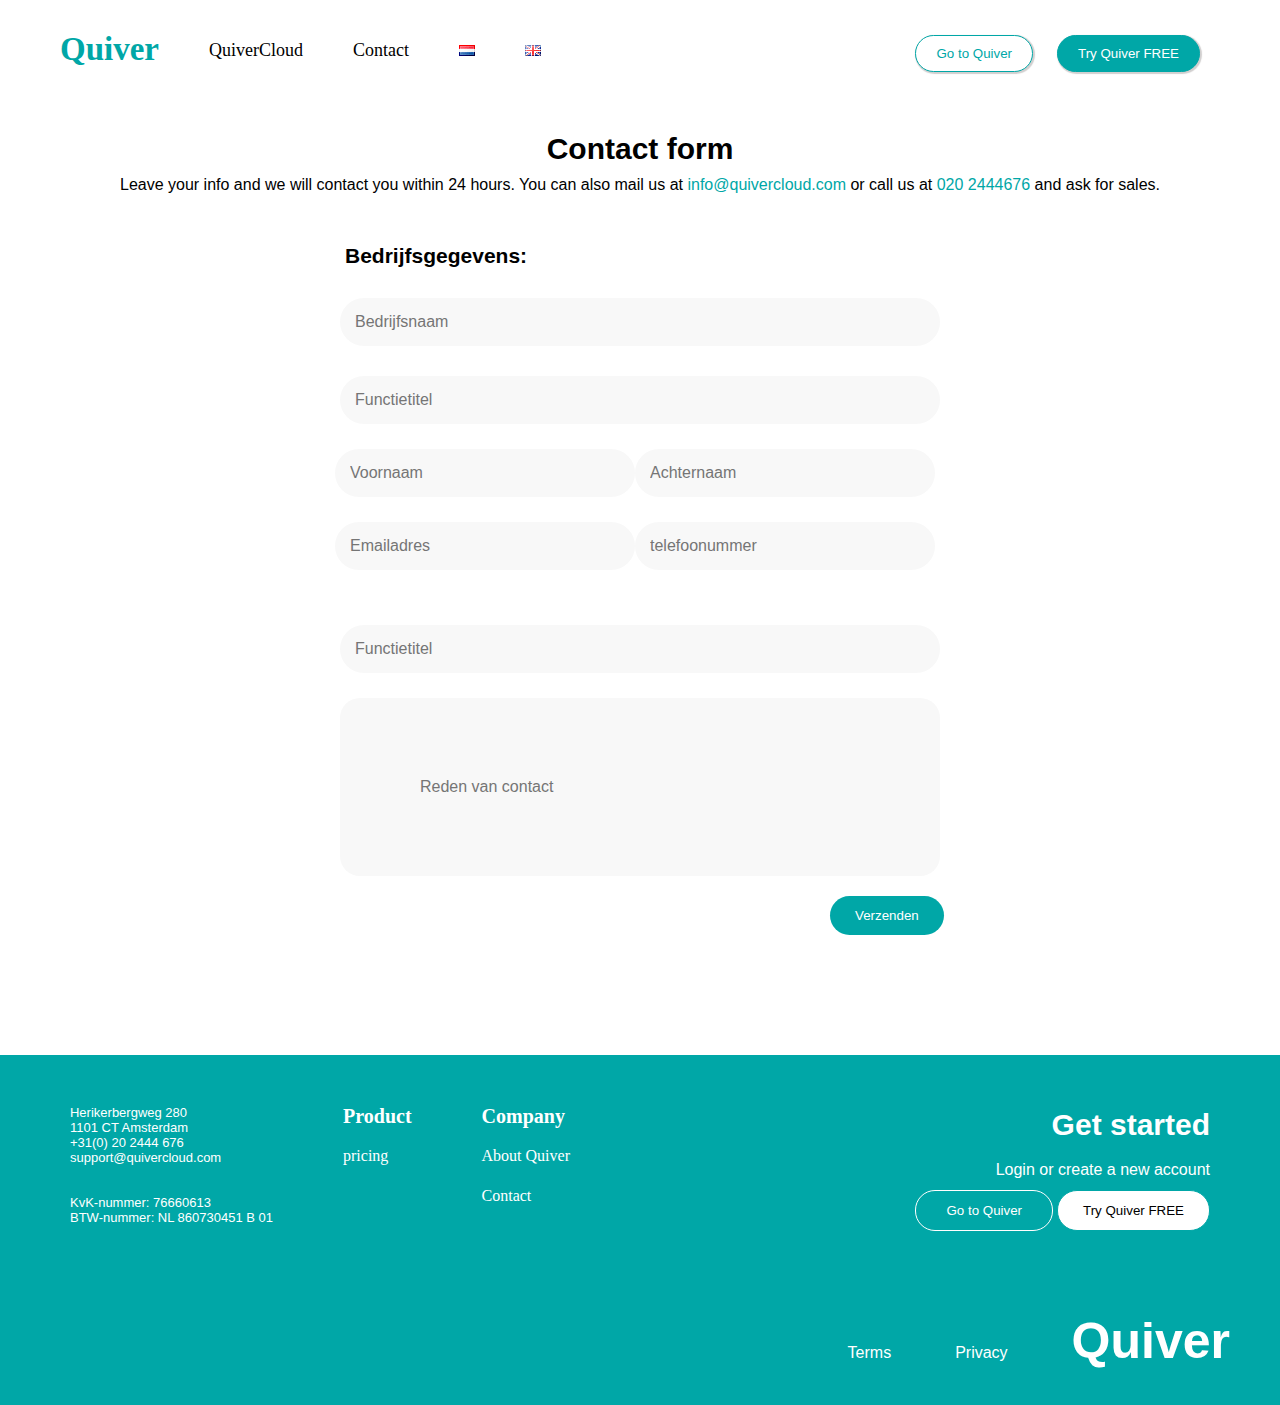
<file: contact.html>
<!DOCTYPE html>
<html lang="en">
<head>
  <title>Document</title>
  <link rel="stylesheet" href="./index.css">
</head>
<body>
  <nav>
    <div class="nav-div1">
      <h1>Quiver</h1>
      <a href="">QuiverCloud</a>
      <a href="">Contact</a>
      <a href=""><img src="./france.png" alt=""></a>
      <a href=""><img src="./England.png" alt=""></a>
    </div>
    <div class="nav-div2">
      <a href="./GotoQuiver.html"><button class="btn1">Go to Quiver</button></a>
      <a href=""><button class="btn2">Try Quiver FREE</button></a>
    </div>
  </nav>

  <div class="set1b">
    <b>Contact form</b>
  </div>
  <p class="set1b-p1">Leave your info and we will contact you within 24 hours. You can also mail us at <span class="spann1"><a href="">info@quivercloud.com </a></span>or call us at <span class="spann2"><a href="">020 2444676</a></span>  and ask for sales.</p>

  <div class="set2b">
    <b>Bedrijfsgegevens:</b>
  </div>

  <div class="set3">
    <input type="text" placeholder="Bedrijfsnaam">
  </div>

  <div class="set3">
    <input type="text" placeholder="Functietitel">
  </div>

  <div class="set3-d3">
    <input type="text" placeholder="Voornaam">
    <input type="text" placeholder="Achternaam">
  </div>

  <div class="set3-d3">
    <input type="text" placeholder="Emailadres">
    <input type="text" placeholder="telefoonummer">
  </div>


  <div class="set3">
    <input type="text" placeholder="Functietitel">
  </div>


  <div class="set3-d5">
    <input type="text" placeholder="Reden van contact">
  </div>

  <div class="set3-btn">
    <button>Verzenden</button>
  </div>



  <footer>
    <div class="footer1">
      <div class="f-d1">
        <p class="f-d1-p1">Herikerbergweg 280 <br> 1101 CT Amsterdam</p>
        <a href="">+31(0) 20 2444 676</a>
        <a href="">support@quivercloud.com</a>
        <p class="f-d1-p2">KvK-nummer: 76660613 <br> BTW-nummer: NL 860730451 B 01</p>
      </div>
      <div class="f-d2">
        <h1>Product</h1>
        <a href="">pricing</a>
      </div>
      <div class="f-d3">
        <h1>Company</h1>
        <a href="">About Quiver</a>
        <a href="">Contact</a>
      </div>
    </div>

    <div class="footer2">
      <div class="footer2-div1">
      <b>Get started</b>
      <p>Login or create a new account</p>
      <button class="f-btn1">Go to Quiver</button>
      <button class="f-btn2">Try Quiver FREE</button>
      </div>
      <div class="footer2-div">
        <a href="">Terms</a>
        <a href="">Privacy</a>
        <h1>Quiver</h1>
      </div>
    </div>
  </footer>

</body>
</html>
</file>
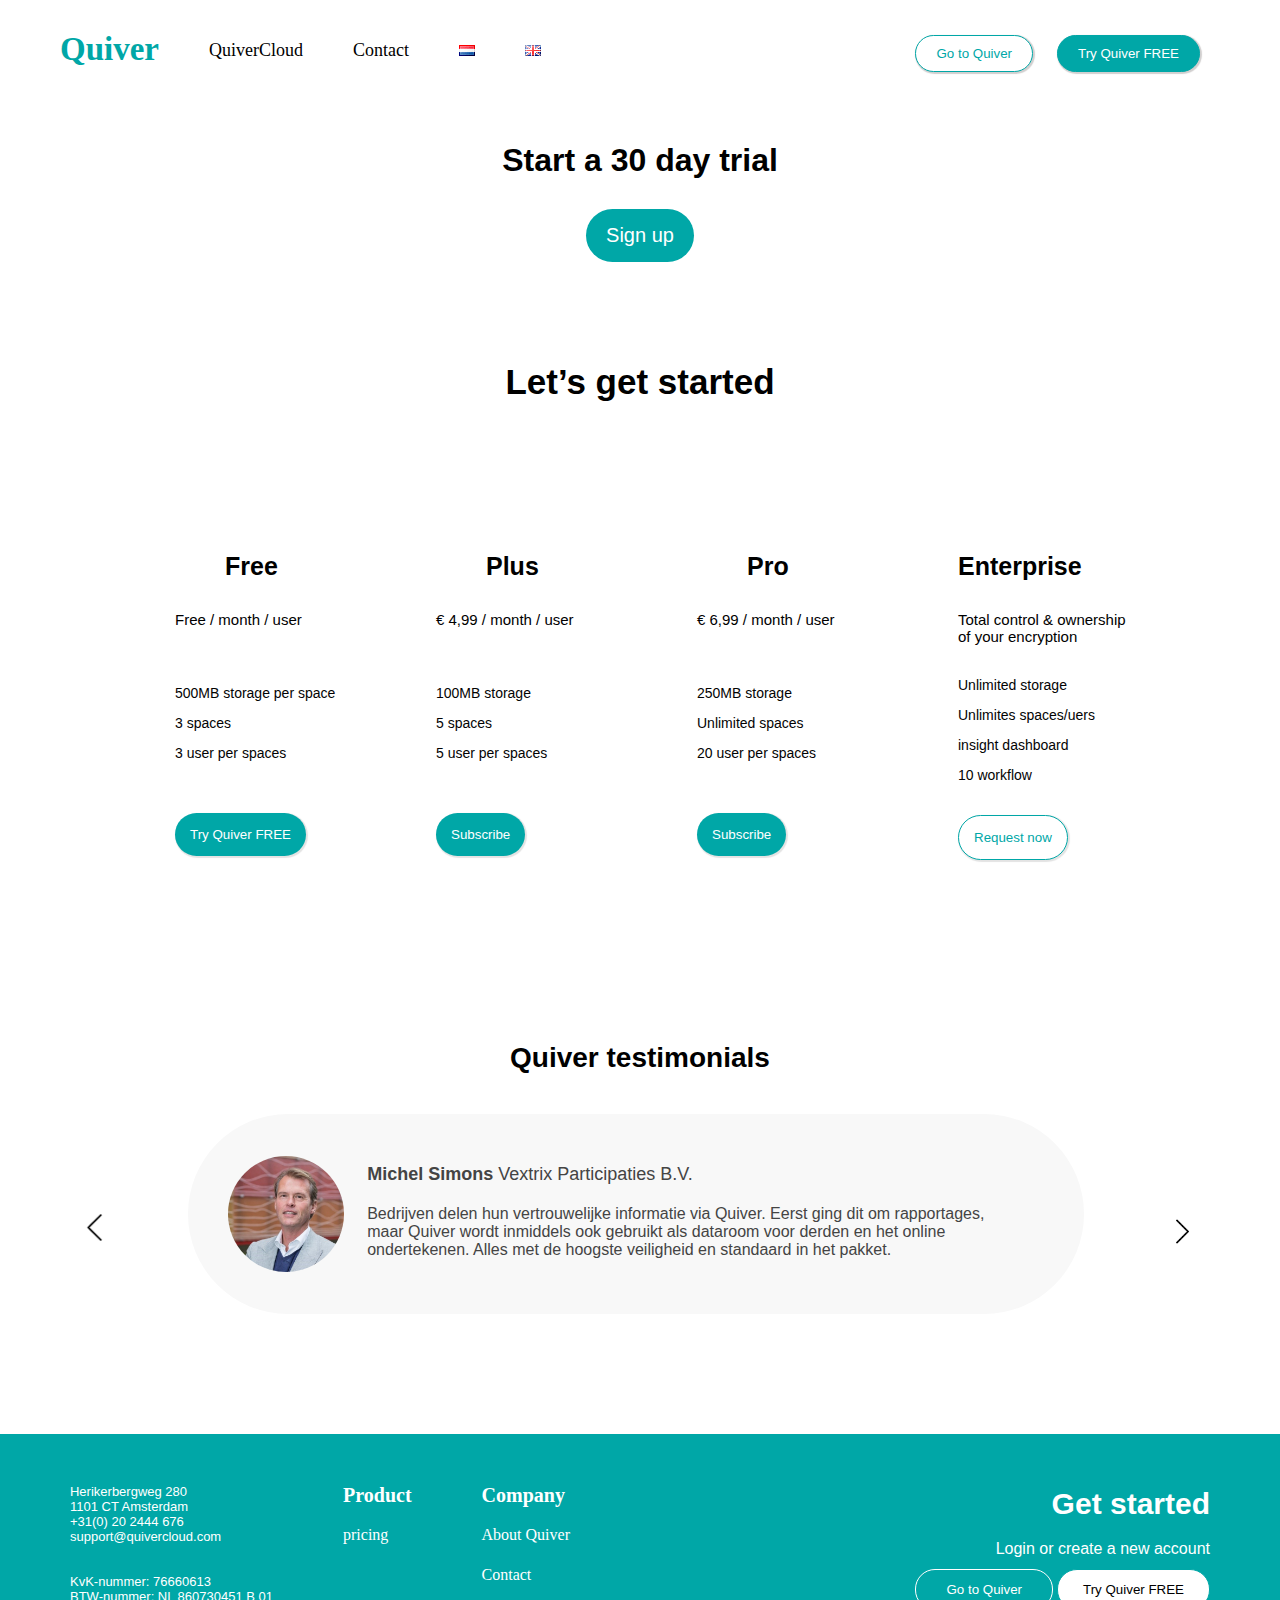
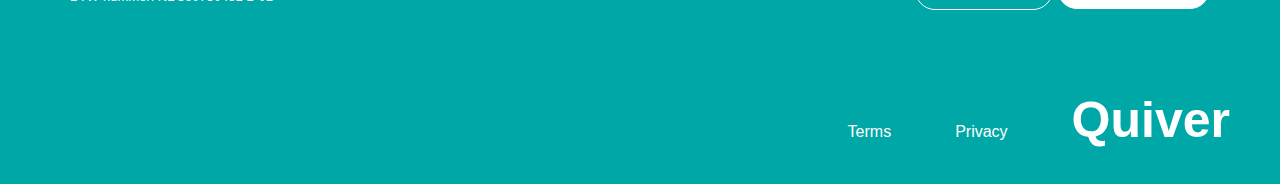
<file: pricing.html>
<!DOCTYPE html>
<html lang="en">
<head>
  <title>Document</title>
  <link rel="stylesheet" href="./index.css">
</head>
<body>
  <nav>
    <div class="nav-div1">
      <h1>Quiver</h1>
      <a href="">QuiverCloud</a>
      <a href="">Contact</a>
      <a href=""><img src="./france.png" alt=""></a>
      <a href=""><img src="./England.png" alt=""></a>
    </div>
    <div class="nav-div2">
      <button class="btn1">Go to Quiver</button>
      <button class="btn2">Try Quiver FREE</button>
    </div>
  </nav>


  <div class="sec3b">
    <b>Start a 30 day trial</b>
  </div>

  <div class="sec5btn">
    <button>Sign up</button>
  </div>


  <div class="section7b">
    <b>Let’s get started</b>
  </div>

  <div class="section8">
    <div class="s8-d1">
     <div class="s8-cont">
     <div class="b-div1-1"><b>Free</b></div>
      <p class="ppp1">Free / month / user</p>
      <p class="ppp2">500MB storage per space <br> 3 spaces <br> 3 user per spaces</p>
      <div class="s8-btn1">
        <button>Try Quiver FREE</button>
      </div>
     </div>
    </div>
    <div class="s8-d2">
      <!-- <div class="s8-d1"> -->
        <div class="s8-cont">
        <div class="b-div1-1"><b>Plus</b></div>
         <p class="ppp1">€ 4,99 / month / user</p>
         <p class="ppp2">100MB storage  <br> 5 spaces <br> 5 user per spaces</p>
         <div class="s8-btn1">
           <button>Subscribe</button>
         </div>
        </div>
       </div>
    <!-- </div> -->
    <div class="s8-d3">
      <!-- <div class="s8-d1"> -->
        <div class="s8-cont">
        <div class="b-div1-1"><b>Pro</b></div>
         <p class="ppp1">€ 6,99 / month / user</p>
         <p class="ppp2">250MB storage  <br> Unlimited spaces <br> 20 user per spaces</p>
         <div class="s8-btn1">
           <button>Subscribe</button>
         </div>
        </div>
       </div>
    <!-- </div> -->
    <div class="s8-d4">
      <!-- <div class="s8-d1"> -->
        <div class="s8-cont">
        <div class="b-div1-1-1"><b>Enterprise</b></div>
         <p class="ppp1-1">Total control & ownership <br> of your encryption</p>
         <p class="ppp2-2">Unlimited storage <br> Unlimites spaces/uers <br> insight dashboard <br> 10 workflow</p>
         <div class="s8-btn1-1">
           <button>Request now</button>
         </div>
        </div>
       <!-- </div> -->
    </div>
  </div>

  <div class="secti1"><b>Quiver testimonials</b></div>
<div class="container1">
  <div class="icn1"><img src="./angle-left.png" alt=""></div>
  <div class="secti2">
    <div class="secti2-d1"><img src="./bimg.jpeg" alt=""></div>
    <div class="secti2-d2">
      <p class="secti2-p1"><span><b>Michel Simons </b></span> Vextrix Participaties B.V.</p>
      <p class="secti2-p2">Bedrijven delen hun vertrouwelijke informatie via Quiver. Eerst ging dit om rapportages, <br> maar Quiver wordt inmiddels ook gebruikt als dataroom voor derden en het online <br> ondertekenen. Alles met de hoogste veiligheid en standaard in het pakket.</p>
    </div>
  </div>
  <div class="icn2"><img src="./angle-right.png" alt=""></div>
</div>


<footer>
  <div class="footer1">
    <div class="f-d1">
      <p class="f-d1-p1">Herikerbergweg 280 <br> 1101 CT Amsterdam</p>
      <a href="">+31(0) 20 2444 676</a>
      <a href="">support@quivercloud.com</a>
      <p class="f-d1-p2">KvK-nummer: 76660613 <br> BTW-nummer: NL 860730451 B 01</p>
    </div>
    <div class="f-d2">
      <h1>Product</h1>
      <a href="">pricing</a>
    </div>
    <div class="f-d3">
      <h1>Company</h1>
      <a href="">About Quiver</a>
      <a href="">Contact</a>
    </div>
  </div>

  <div class="footer2">
    <div class="footer2-div1">
    <b>Get started</b>
    <p>Login or create a new account</p>
    <button class="f-btn1">Go to Quiver</button>
    <button class="f-btn2">Try Quiver FREE</button>
    </div>
    <div class="footer2-div">
      <a href="">Terms</a>
      <a href="">Privacy</a>
      <h1>Quiver</h1>
    </div>
  </div>
</footer>

</body>
</html>
</file>
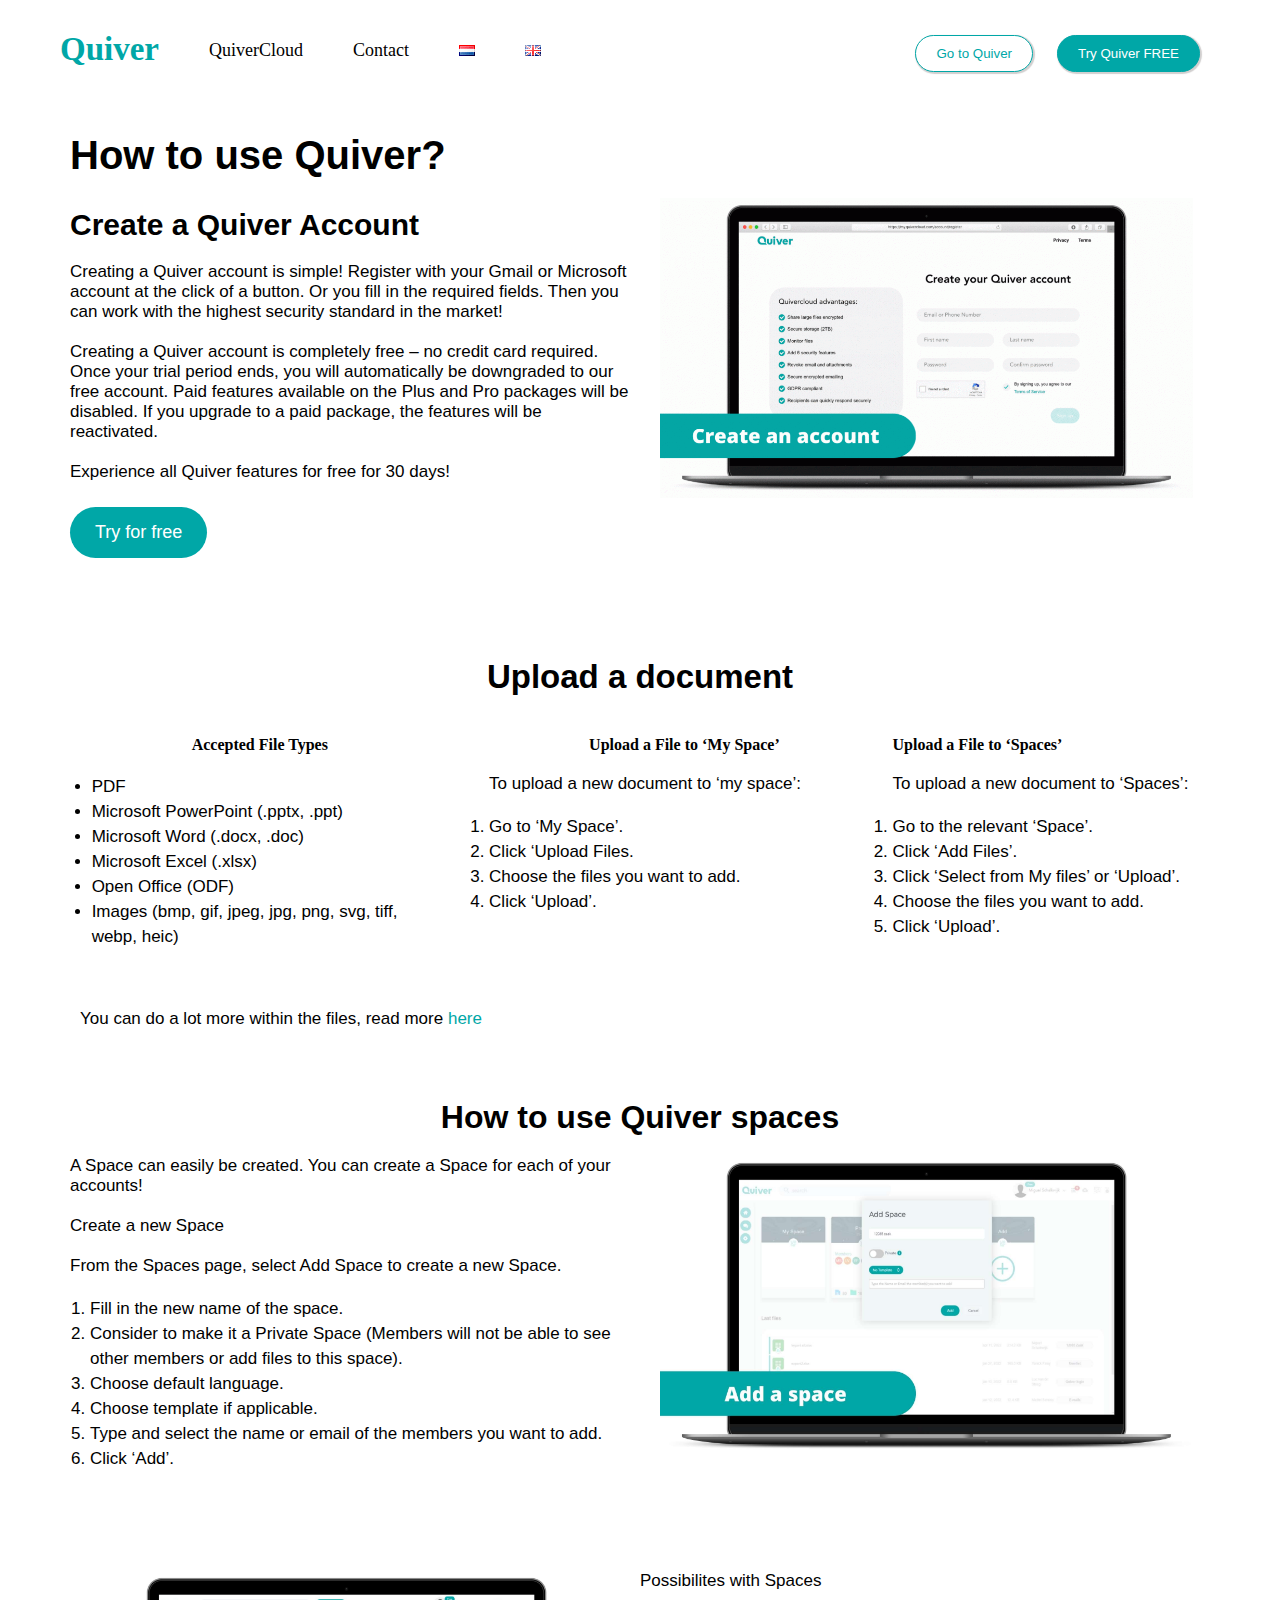
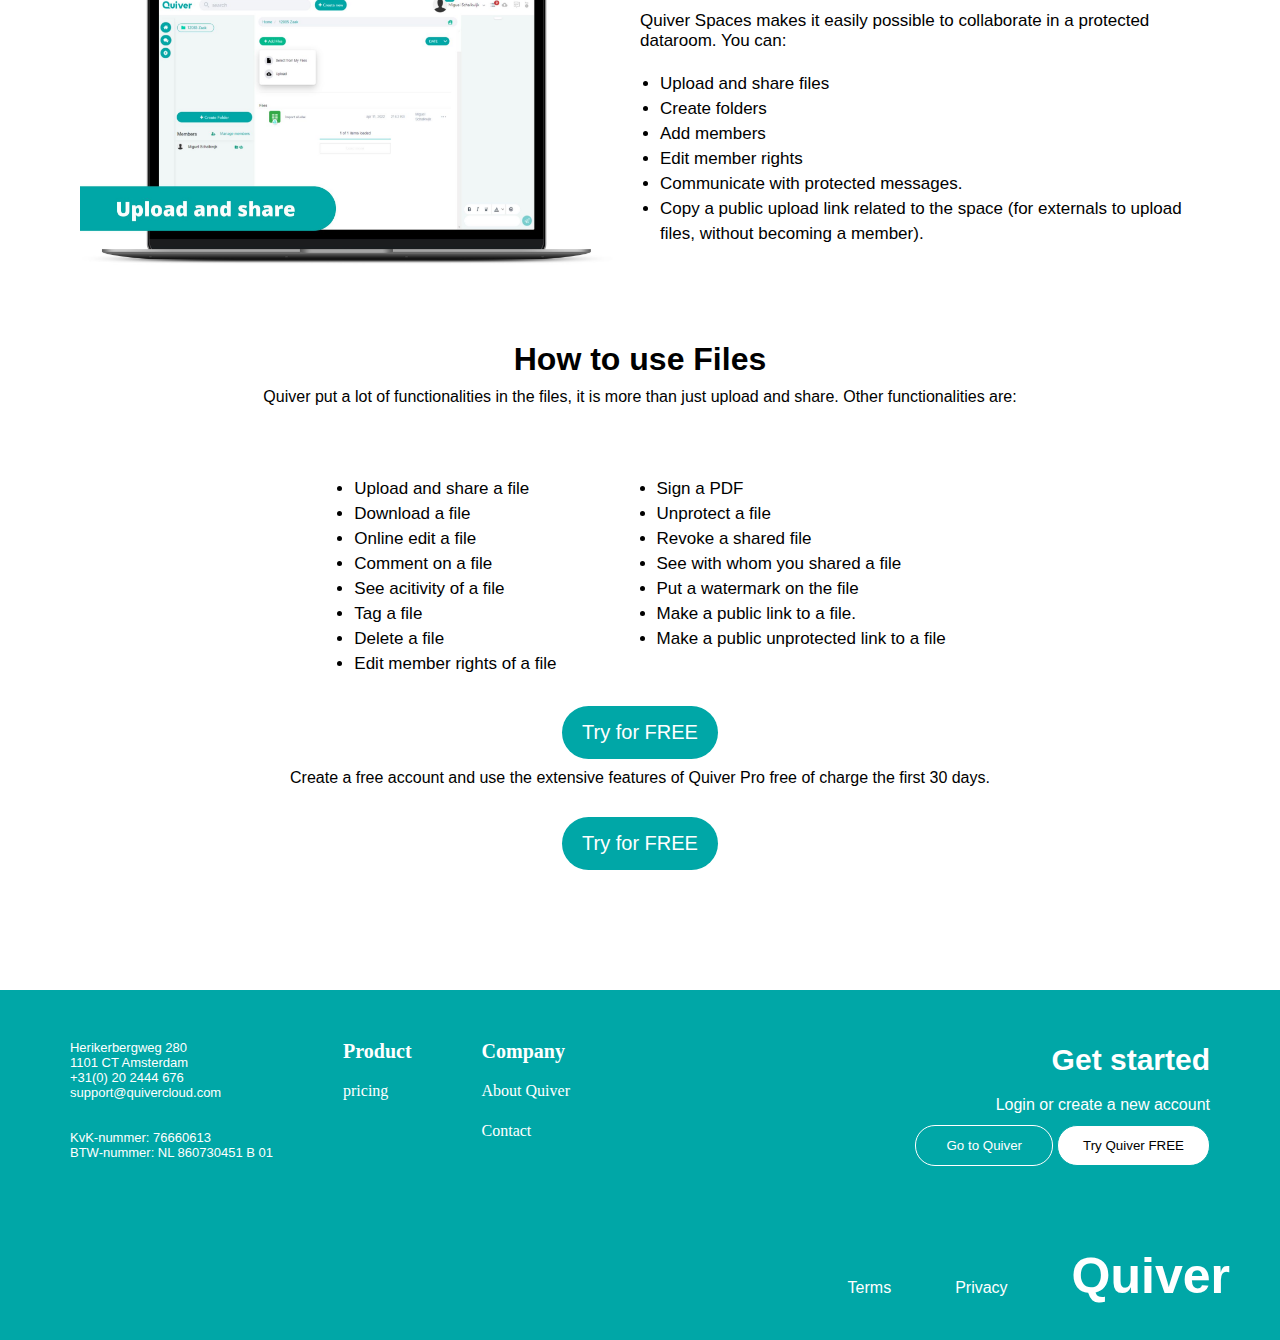
<file: why.html>
<!DOCTYPE html>
<html lang="en">
<head>
  <title>Document</title>
  <link rel="stylesheet" href="./index.css">
</head>
<body>
  
  <nav>
    <div class="nav-div1">
      <h1>Quiver</h1>
      <a href="">QuiverCloud</a>
      <a href="">Contact</a>
      <a href=""><img src="./france.png" alt=""></a>
      <a href=""><img src="./England.png" alt=""></a>
    </div>
    <div class="nav-div2">
      <button class="btn1">Go to Quiver</button>
      <button class="btn2">Try Quiver FREE</button>
    </div>
  </nav>
  <div class="sec1b">
    <h1 class="sec-p1">How to use Quiver?</h1>

  </div>
  <div class="sect1">
    <div class="sec1-d1">
      <h1 class="sec-p2">Create a Quiver Account</h1>
      <p class="sec-p3">Creating a Quiver account is simple! Register with your Gmail or Microsoft <br> account at the click of a button. Or you fill in the required fields. Then you <br> can work with the highest security standard in the market!</p>
      <p class="sec-p4">Creating a Quiver account is completely free – no credit card required. <br>
        Once your trial period ends, you will automatically be downgraded to our <br> free account. Paid features available on the Plus and Pro packages will be <br> disabled. If you upgrade to a paid package, the features will be <br> reactivated.</p>
        <p class="sec-p5">Experience all Quiver features for free for 30 days!</p>
        <div class="sec-btn"><button>Try for free</button></div>
    </div>
    <div class="sec1-d2">
      <img src="./cr1.gif" alt="">
    </div>
  </div>

  <div class="sec2b">
    <b>Upload a document</b>
  </div>

  <div class="sec2">
  <div class="sec2-d1">
    <b>Accepted File Types</b>
    <div class="sec2-div">
      <ul>
        <li>PDF</li>
        <li>Microsoft PowerPoint (.pptx, .ppt)</li>
        <li>Microsoft Word (.docx, .doc)</li>
        <li>Microsoft Excel (.xlsx)</li>
        <li>Open Office (ODF)</li>
        <li>Images (bmp, gif, jpeg, jpg, png, svg, tiff, <br> webp, heic)
        </li>
      </ul>
    </div>
  </div>
  <div class="sec2-d2">
    <b>Upload a File to ‘My Space’</b>
    <div class="sec2-div1">
      <p class="sec2-pp1">To upload a new document to ‘my space’:</p>
      <ol>
        <li>Go to ‘My Space’.</li>
        <li>Click ‘Upload Files.</li>
        <li>Choose the files you want to add.</li>
        <li>Click ‘Upload’.</li>
      </ol>
    </div>
  </div>
  <div class="sec2-d3">
    <b>Upload a File to ‘Spaces’</b>
    <div class="sec2-div2">
      <p class="sec2-pp2">To upload a new document to ‘Spaces’:</p>
      <ol>
        <li>Go to the relevant ‘Space’.</li>
        <li>Click ‘Add Files’.</li>
        <li>Click ‘Select from My files’ or ‘Upload’.</li>
        <li>Choose the files you want to add.</li>
        <li>Click ‘Upload’.</li>
      </ol>
    </div>
  </div>
  </div>


  <p class="p-p">You can do a lot more within the files, read more <span class="spn"><a href="">here</a></span></p>

  <div class="sec3b">
    <b>How to use Quiver spaces</b>
  </div>


  <div class="sect1">
    <div class="sec1-d1">
      <!-- <h1 class="sec-p2">Create a Quiver Account</h1> -->
      <p class="sec-p3">A Space can easily be created. You can create a Space for each of your accounts!</p>
      <p class="sec-p4">Create a new Space</p>
        <p class="sec-p5">From the Spaces page, select Add Space to create a new Space.</p>
        <div class="ol-div">
         <ol>
          <li>Fill in the new name of the space.</li>
          <li>Consider to make it a Private Space (Members will not be able to see other members or add files to this space).</li>
          <li>Choose default language.</li>
          <li>Choose template if applicable.</li>
          <li>Type and select the name or email of the members you want to add.</li>
          <li>Click ‘Add’.</li>
        </ol>
        </div>
        <!-- <div class="sec-btn"><button>Try for free</button></div> -->
    </div>
    <div class="sec1-d2">
      <img src="./engels-Quiver-how-to-use.jpeg" alt="">
    </div>
  </div>

  
  <div class="sect1-1">
    <div class="sec1-d2-2">
      <img src="./engels-Quiver-how-to-use-1.jpeg" alt="">
    </div>
    <div class="sec1-d1-1">
      <!-- <h1 class="sec-p2">Create a Quiver Account</h1> -->
      <p class="sec-p3">Possibilites with Spaces</p>
      <p class="sec-p4">Quiver Spaces makes it easily possible to collaborate in a protected <br> dataroom. You can:</p>
        <!-- <p class="sec-p5">From the Spaces page, select Add Space to create a new Space.</p> -->
        <div class="ol-div">
         <ul>
          <li>Upload and share files</li>
          <li>Create folders</li>
          <li>Add members</li>
          <li>Edit member rights</li>
          <li>Communicate with protected messages.</li>
          <li>Copy a public upload link related to the space (for externals to upload <br> files, without becoming a member).</li>
         </ul>
        </div>
        <!-- <div class="sec-btn"><button>Try for free</button></div> -->
    </div>

  </div>

  <div class="sec3b">
    <b>How to use Files</b>
  </div>

  <p class="pp-pp">Quiver put a lot of functionalities in the files, it is more than just upload and share. Other functionalities are:</p>

  <div class="sec4">
    <div class="sec4-d1">
      <div class="ol-div">
        <ul>
         <li>Upload and share a file</li>
         <li>Download a file</li>
         <li>Online edit a file</li>
         <li>Comment on a file</li>
         <li>See acitivity of a file</li>
         <li>Tag a file</li>
         <li>Delete a file</li>
         <li>Edit member rights of a file</li>
        </ul>
       </div>
    </div>
    <div class="sec4-d2">
      <div class="ol-div">
        <ul>
         <li>Sign a PDF</li>
         <li>Unprotect a file</li>
         <li>Revoke a shared file</li>
         <li>See with whom you shared a file</li>
         <li>Put a watermark on the file</li>
         <li>Make a public link to a file.</li>
         <li>Make a public unprotected link to a file</li>
        </ul>
       </div>
    </div>
  </div>

  
  <div class="sec5btn">
    <button>Try for FREE</button>
  </div>

  <p class="pp-pp">Create a free account and use the extensive features of Quiver Pro free of charge the first 30 days.</p>

  <div class="sec5btn">
    <button>Try for FREE</button>
  </div>


  <footer>
    <div class="footer1">
      <div class="f-d1">
        <p class="f-d1-p1">Herikerbergweg 280 <br> 1101 CT Amsterdam</p>
        <a href="">+31(0) 20 2444 676</a>
        <a href="">support@quivercloud.com</a>
        <p class="f-d1-p2">KvK-nummer: 76660613 <br> BTW-nummer: NL 860730451 B 01</p>
      </div>
      <div class="f-d2">
        <h1>Product</h1>
        <a href="">pricing</a>
      </div>
      <div class="f-d3">
        <h1>Company</h1>
        <a href="">About Quiver</a>
        <a href="">Contact</a>
      </div>
    </div>

    <div class="footer2">
      <div class="footer2-div1">
      <b>Get started</b>
      <p>Login or create a new account</p>
      <button class="f-btn1">Go to Quiver</button>
      <button class="f-btn2">Try Quiver FREE</button>
      </div>
      <div class="footer2-div">
        <a href="">Terms</a>
        <a href="">Privacy</a>
        <h1>Quiver</h1>
      </div>
    </div>
  </footer>

</body>
</html>
</file>
<file: index.css>
*{
  margin: 0;
  padding: 0;
  box-sizing: border-box;
}

nav{
  display: flex;
  justify-content: space-between;
  margin-top: 35px;
  align-items: center;
  margin-left: 50px;
  margin-right: 80px;

  
}

header{
  box-shadow: 2px 2px 2px rgb(211, 210, 210);
  height: 85px;
  position: fixed;
  margin-top: -100px;
  width: 100%;
  background-color: white;
}

h1{
  color: #00A7A7;
  font-size: 33px;
  margin-top: -9px;
}

.nav-div1{
  display: flex;
  margin-left: 10px;
  
}

.nav-div1 a{
  margin-left: 50px;
  text-decoration: none;
  color: black;
  font-size: 18px;
}

.btn1{
  padding: 10px;
  padding-left: 20px;
  padding-right: 20px;
  border-radius: 20px;
  border: 1px solid #00A7A7;
  background-color: white;
  color: #00A7A7;
  margin-right: 20px;
  box-shadow: 1px 1px 1px 1px rgb(209, 207, 207);
}

.btn2{
  padding: 10px;
  padding-left: 20px;
  padding-right: 20px;
  border-radius: 20px;
  border: 1px solid #00A7A7;
  background-color: #00A7A7;
  color: white;
  box-shadow: 1px 1px 1px 1px rgb(209, 207, 207);
}

.nav2{
  display: none;
  justify-content: space-between;
  margin-top: 20px;
  align-items: center;
  /* margin-left: 50px; */
  /* margin-right: 80px; */
}


.btn21{
  padding: 10px;
  padding-left: 20px;
  padding-right: 20px;
  border-radius: 20px;
  border: 1px solid #00A7A7;
  background-color: #00A7A7;
  color: white;
  display: block;
  margin-top: 10px;
}

.section1{
  display: grid;
  grid-template-columns: 1fr 1fr;
  margin-top: 100px;

  

}

.s1-col1{
  margin-left: 200px;
}

.s1-col2{
  margin-right: 50px;
}

.s1-col1 b{
font-size: 45px;

}

.s1-col1 p{
  font-size: 18px;
  margin-top: 30px;
  }
  

  .s1-col1 button{
    margin-top: 30px;
  }

.s1-col2 img{
  border-radius: 80px;
  border-top-right-radius: 50px;
  border-bottom-right-radius: 50px;

}

.s1-col1 button{
  padding: 15px;
  padding-left: 70px;
  padding-right: 70px;
  background-color: #00A7A7;
  border-radius: 30px;
  color: white;
  border: none;
  font-size: 18px;

}


.section1q{
  display: none;
  grid-template-columns: 1fr 1fr;
  margin-top: 100px;


}

.section3bp{
  text-align: center;
  margin-top: 100px;
}

.section3bp b{
  font-size: 40px;
}

.section3bp p{
  font-size: 18px;
  margin-top: 15px;
}

.section3{
  display: flex;
  justify-content: space-evenly;
  margin-top: 80px;
}

.section3 img{
  width: 80px;
  display: block;

}

.s3-col1{
  text-align: center;

}

.s3-col2{
  text-align: center;

}


.s3-col3{
  text-align: center;

}


.s3-col4{
  text-align: center;

}

.s3-col1 p{
  /* text-align: center; */
  margin-top: 20px;
  font-size: 18px;
  

}



.s3-col1 b{
  /* text-align: center; */
  font-size: 18px;
  margin-top: 10px;
  
}

.img1-div{
  margin-left: 60px;
  margin-bottom: 20px;
}

.img1-div{
  margin-left: 60px;
  margin-bottom: 20px;
}

.s3-col2 p{
  /* text-align: center; */
  margin-top: 20px;
  font-size: 18px;
  

}



.s3-col2 b{
  /* text-align: center; */
  font-size: 18px;
  margin-top: 10px;
  
}


.s3-col3 p{
  /* text-align: center; */
  margin-top: 20px;
  font-size: 18px;
  

}



.s3-col3 b{
  /* text-align: center; */
  font-size: 18px;
  margin-top: 10px;
  
}

.s3-col4 p{
  /* text-align: center; */
  margin-top: 20px;
  font-size: 18px;
  

}



.s3-col4 b{
  /* text-align: center; */
  font-size: 18px;
  margin-top: 10px;
  
}

.section4b b{
  font-size: 30px;
  

}

.section4b{
  text-align: center;
  margin-top: 100px;
}

.section4{
  background-color: rgb(236, 236, 236);
  height: 250px;
  border-radius: 110px;
  width: 90%;
  text-align: center;
  margin-left: 60px;
  margin-top: 45px;
}

/* .s4-div1 img{
  margin-left: 120px;
} */
/* .s4-div2 img{
  margin-left: 100px;
} */

.s4-div1{
  display: flex;
  justify-content: space-evenly;
  
}

.s4-div2{
  display: flex;
  justify-content: space-evenly;
  margin-right: 40px;
  
}




.s4-imgdiv{
  margin-top: 60px;
}

.s4-imgdiv2{
  margin-left:  30px;
}

.s4--imgdiv3{
  margin-left:  150px;
}


.s4---imgdiv3{
  margin-left:  80px;
}




.section5bb{
  text-align: center;
  margin-top: 90px;
}

.section5bb b{
  font-size: 35px;
}


.s5-div2{
  margin-top: 30px;
}

.s5-div2 button{
  padding: 15px;
  padding-left: 40px;
  padding-right: 40px;
  border-radius: 30px;
  color: white;
  background-color: #00A7A7;
  border: none;
  font-size: 17px;
}

.s5-col1 img{
  width: 650px;
  
}

.section5{
  display: grid;
  grid-template-columns: 1fr 1fr;
  margin-top: 110px;
}

.section5q{
  display: none;
  grid-template-columns: 1fr 1fr;
  margin-top: 110px;
}





.section5 b{
  font-size: 28px;
}

.s5-col2-d2,
.s5-col2-d3{
  margin-top: 30px;
}

.section5 p{
  margin-top: 25px;
  font-size: 18px;
}

.s5-col2{
  margin-left: 80px;
}


.s5-col2q{
  margin-left: 80px;
  display: none;
}



.s5-col1{
  margin-left: 80px;
  /* border: 1px solid black; */
  height: 400px;
}


.section6b{
  margin-top: 200px;
  text-align: center;
}
.section6b b{
  font-size: 25px;
}


.s4----imgdiv3{
 margin-right: 150px;
 margin-top: 20px;
}


.s4-----imgdiv3{
  margin-left: 240px;
  margin-top: 10px;
 }
 

 .section7b b{
  font-size: 35px;

 }
 

 .section7b{
  margin-top: 100px;
  text-align: center;
  font-family: Avenir,Helvetica,Arial,sans-serif;;
 }

 .section8{
  display: grid;
  width: 80%;
  margin-left: 125px;
  grid-template-columns: 1fr 1fr 1fr 1fr;
  gap: 20px;
  margin-top: 100px;
 }


 .section8q{
  display: none;
  width: 80%;
  margin-left: 125px;
  grid-template-columns: 1fr 1fr 1fr 1fr;
  gap: 20px;
  margin-top: 100px;
 }

 .s8-d1,
 .s8-d2,
 .s8-d3,
 .s8-d4{
  height: 390px;
  /* border: 1px solid black; */
  border-radius: 50px;


 }


 .s8-d1:hover,
 .s8-d2:hover,
 .s8-d3:hover,
 .s8-d4:hover{
  box-shadow: 5px 1px 10px rgb(225, 223, 223);
transform: translate(1.5);

 }

.b-div1-1 {
  margin-left: 50px;
  margin-top: 50px;
}


.b-div1-1 b {
  font-size: 25px;
  font-family: Avenir,Helvetica,Arial,sans-serif;
}

.s8-cont{
  margin-left: 50px;
}


.ppp1{
  font-size: 15px;
  margin-top: 30px;
  font-family: Avenir,Helvetica,Arial,sans-serif;
}


.ppp2{
  margin-top: 50px;
  color: #030303;
  font-family: Avenir,Helvetica,Arial,sans-serif;
  font-size: 14px;
  line-height: 30px;
}

.s8-btn1{
  margin-top: 45px;
}

.s8-btn1 button{
  padding: 14px;
  padding-left: 15px;
  padding-right: 15px;
  border-radius: 30px;
  border: none;
  background-color: #00A7A7;
  color: white;
  font-family: Avenir,Helvetica,Arial,sans-serif;
  box-shadow: 1px 1px 1px 1px rgb(227, 227, 227);

}

.b-div1-1-1 {
  /* margin-left: 5px; */
  margin-top: 50px;
}


.b-div1-1-1 b {
  font-size: 25px;
  font-family: Avenir,Helvetica,Arial,sans-serif;
}


.ppp1-1{
  font-size: 15px;
  margin-top: 30px;
  margin-right: 14px;
  font-family: Avenir,Helvetica,Arial,sans-serif;
}


.ppp2-2{
  margin-top: 25px;
  color: #030303;
  font-family: Avenir,Helvetica,Arial,sans-serif;
  font-size: 14px;
  line-height: 30px;
}


.s8-btn1-1 button{
  padding: 14px;
  padding-left: 15px;
  padding-right: 15px;
  border-radius: 30px;
  border: none;
  background-color: white;
  color: #00A7A7;
  font-family: Avenir,Helvetica,Arial,sans-serif;
  border: 1px solid #00A7A7;
  box-shadow: 1px 1px 1px 1px rgb(227, 227, 227);

}

.s8-btn1-1{
  margin-top: 25px;
}

.section9{
  margin-top: 100px;
}


.section9 h3{
  font-size: 30px;
  font-family: Avenir,Helvetica,Arial,sans-serif;
  text-align: center;

}


.section9 p{
  text-align: center;
  margin-top: 10px;
  font-size: 13px;
  font-family: Avenir,Helvetica,Arial,sans-serif;
}


.s9-btn1 {
  text-align: center;
  margin-top: 30px;
}

.s9-btn1 button{
  padding: 15px;
  padding-left: 40px;
  padding-right: 40px;
  border-radius: 50px;
  font-size: 17px;
  background-color: #00A7A7;
  border: none;
  color: white;
}

footer{
  height: 350px;
  background-color: #00A7A7;
  margin-top: 120px;
  display: grid;
  grid-template-columns: 1fr 1fr;
  
}



.foot{
  height: 350px;
  background-color: #00A7A7;
  margin-top: 120px;
  display: none;
  grid-template-columns: 1fr 1fr;
  
}


.f-d1 p{
color: white;
font-family: Avenir,Helvetica,Arial,sans-serif;
font-size: 13px;
}

.f-d1 a{
  color: white;
  text-decoration: none;
  display: block;
  font-family: Avenir,Helvetica,Arial,sans-serif;
  font-size: 13px;
}


.f-d1-p2{
  margin-top: 30px;

}

.f-d3 h1{
  color: white;
  font-size: 20px;
}


.f-d2 h1{
  color: white;
  font-size: 20px;
}

.f-d3 a{
  display: block;
  text-decoration: none;
  color: white;
}

.f-d2 a{
  /* display: block; */
  text-decoration: none;
  color: white;
}

.f-d3{
  line-height: 40px;
}

.f-d2{
  line-height: 40px;
}

.footer1{
  display: flex;
  justify-content: space-evenly;
  margin-top: 50px;
}


.f-btn1{
  padding: 12px;
  padding-right: 30px;
  padding-left: 30px;
  border-radius: 20px;
  background-color: #00A7A7;
  border: 1px solid white;
  color: white;
}

.f-btn2{
  padding: 12px;
  padding-right: 25px;
  padding-left: 25px;
  border-radius: 20px;
  border: 1px solid #00A7A7;
  background-color: white;
}


.footer2{
  text-align: right;
  margin-top: 50px;

}

.footer2 b{
  font-size: 30px;
  color: white;
  font-family: Avenir,Helvetica,Arial,sans-serif;
}

.footer2 p{
  font-size: 16px;
  font-family: Avenir,Helvetica,Arial,sans-serif;
  color: white;
}

.footer2-div h1{
  color: white;
  display: inline-block;
  font-size: 50px;
  font-family: -apple-system,BlinkMacSystemFont,"Segoe UI",Roboto,"Helvetica Neue",Arial,"Noto Sans",sans-serif,"Apple Color Emoji","Segoe UI Emoji","Segoe UI Symbol","Noto Color Emoji";;
}

.footer2-div1 {
  line-height:  40px;
  margin-right: 70px;
}

.footer2-div{
  margin-top: 90px;
  margin-right: 50px;
}

.footer2-div a{
  text-decoration: none;
  color: white;
  margin-right: 60px;
  font-family: Avenir,Helvetica,Arial,sans-serif;
}


.sec1b{
  margin-top: 70px;
  margin-left: 70px;
}

.sec-p1{
  font-size: 40px;
  color: black;
  font-family: Avenir,Helvetica,Arial,sans-serif;;
}

.sec-p2{
  font-size: 30px;
  margin-top: 30px;
  font-family: Avenir,Helvetica,Arial,sans-serif;
  color: black;
}

.sect1{
  display: grid;
  grid-template-columns: 1fr 1fr;
}

.sec-p4,
.sec-p3,
.sec-p5{
  margin-top: 20px;
  font-size: 17px;
  font-family: Avenir,Helvetica,Arial,sans-serif;;
}

.sec-btn button{
  padding: 15px;
  padding-left: 25px;
  padding-right: 25px;
  background-color: #00A7A7;
  color: white;
  border: none;
  border-radius: 30px;
  font-size: 18px;
}


.sec-btn{
  margin-top: 25px;
}

.sec1-d1{
  margin-left: 70px;
}

.sec1-d2{
  height: 300px;
  margin-left: 20px;
  margin-top: 20px;
  
}



.sec1-d2 img{
  height: 100%;
}

.sec2b{
  text-align: center;
  font-size: 33px;
  margin-top: 100px;
  font-family: Avenir,Helvetica,Arial,sans-serif;;
}



.sec2{
  display: flex;
  justify-content: space-evenly;
  margin-top: 40px;
}

.sec2-div,
.sec2-div1,
.sec2-div2{
  margin-top: 20px;
}

li{
  font-size: 17px;
  line-height: 25px;
  font-family: Avenir,Helvetica,Arial,sans-serif;;
}

.sec2-pp1,
.sec2-pp2{
  margin-bottom: 20px;
  font-size: 17px;
  font-family: Avenir,Helvetica,Arial,sans-serif;;
}


.sec2-d1 b,
.sec2-d2 b{
  margin-left: 100px;
}

.p-p{
  margin-top: 60px;
  margin-left: 80px;
  font-size: 17px;
  font-family: Avenir,Helvetica,Arial,sans-serif;;
}

.spn a{
  color: #00A7A7;
  text-decoration: none;
}

.sec3b{
  text-align: center;
  margin-top: 70px;
}

.sec3b b{
  font-size: 32px;
  font-family: Avenir,Helvetica,Arial,sans-serif;;
}

.ol-div{
  margin-top: 20px;
  margin-left: 20px;
}

.sec1-d2-2{
  height: 300px;
  margin-left: 80px;
  margin-top: 20px;
  
}


.sec1-d2-2 img{
  height: 100%;
}

.sect1-1{
  display: grid;
  grid-template-columns: 1fr 1fr;
  margin-top: 80px;
}

.pp-pp{
  text-align: center;
  font-family: Avenir,Helvetica,Arial,sans-serif;;
  margin-top: 10px;
}

.sec4{
  display: flex;
  justify-content: center;
  gap: 80px;
  margin-top: 50px;
}

.sec5btn{
  margin-top: 30px;
  text-align: center;
}

.sec5btn button{
  padding: 15px;
  padding-left: 20px;
  padding-right: 20px;
  background-color: #00A7A7;
  color: white;
  border: none;
  border-radius: 30px;
  font-size: 20px;
}


.sec3b-b{
  text-align: center;
  margin-top: 150px;
}


.sec3b-b b{
  font-size: 32px;
  font-family: Avenir,Helvetica,Arial,sans-serif;;
}

.secti1 {
 text-align: center;
 margin-top: 150px;
  
}




.secti1 b{
  font-size: 28px;
  font-family: Avenir,Helvetica,Arial,sans-serif;;

  
}


.secti2{
  display: flex;
  height: 200px;
  width: 70%;
  background-color: #f8f8f8;
  border-radius: 100px;
}


.secti2-d1{
  width: 20%;
  /* border: 1px solid black; */
  border-radius: 50%;
  display: flex;
  align-items: center;
  text-align: center;
}


.secti2-d1 img{
  width: 65%;
  border-radius: 50%;
  margin-left: 40px;
}


.secti2-p1{
  font-size: 18px;
  font-family: Avenir,Helvetica,Arial,sans-serif;;
  margin-top: 50px;
  color: #444444;

}

.secti2-p2{
  /* font-size: 18px; */
  font-family: Avenir,Helvetica,Arial,sans-serif;;
  margin-top: 20px;
  color: #444444;

}


.container1{
  display: flex;
  justify-content: space-evenly;
  margin-top: 40px;
}

.icn1 img{
  width: 27px;
}

.icn1{
  margin-top: 100px;
}


.icn2 img{
  width: 35px;
}

.icn2{
  margin-top: 100px;
}

.dropdown-content a {
  color: #00A7A7;
  padding-top: 20px;
  /* padding: 12px 16px; */
  text-decoration: none;
  display: block;
}


.dropdown-menu{

  display: none;
  position: absolute ;
  background-color: white;
  left: 200px;
  top: 70px;
  height: 90px;
  width: 200px;
  /* padding-left: 20px; */
  box-shadow: 1px 2px 2px 2px rgb(225, 222, 222);
  border-radius: 3px;

}

.hamburger1 .dropdown-menu:hover {
  display: block;
}


.dm-div{
  margin-top: 20px;
  

}

.dm-a2{
  margin-top: 10px;
}


.dm-p1{
  color: #00A7A7;
}

.set1b{
  text-align: center;
  margin-top: 60px;
}


.set1b b{
  font-size: 30px;
  font-family: Avenir,Helvetica,Arial,sans-serif;;
}


.set1b-p1{
  font-size: 16px;
  text-align: center;
  margin-top: 10px;
  font-family: Avenir,Helvetica,Arial,sans-serif;;
}


.spann1 a{
  text-decoration: none;
  color: #00A7A7;

}


.spann2 a{
  text-decoration: none;
  color: #00A7A7;
}


.set2b{
  margin-left: 345px;
  margin-top: 50px;

}

.set2b b{
 font-size: 21px;
 font-family: Avenir,Helvetica,Arial,sans-serif;;
}

.set3-d3{
  display: flex;
  margin-left: 335px;
}

.set3-d5{
  text-align: center;
}

.set3{
  margin-bottom: 25px;
  text-align: center;
  margin-top: 30px;
}

.set3 input{
  width: 600px;
  padding: 15px;
  border-radius: 30px;
  background-color: #f8f8f8;
  border: none;
  font-size: 16px;
  font-family: Avenir,Helvetica,Arial,sans-serif;;
}


.set3-d3 input{
  width: 300px;
  padding: 15px;
  border-radius: 30px;
  border: none;
  background-color: #f8f8f8;
  margin-bottom: 25px;
  font-size: 16px;
  font-family: Avenir,Helvetica,Arial,sans-serif;;
}

.set3-d5 input{
  width: 600px;
  padding: 80px;
  border-radius: 20px;
  background-color: #f8f8f8;
  border: none;
  font-size: 16px;
  font-family: Avenir,Helvetica,Arial,sans-serif;;

}

.set3-btn{
  margin-left: 830px;
  margin-top: 20px;
}

.set3-d5 button::placeholder{
  margin-bottom: 100px;
}

.set3-btn button{
  padding: 12px;
  padding-left: 25px;
  padding-right: 25px;
  background-color: #00A7A7;
  border-radius: 30px;
  color: white;
  border: none;
  font-family: Avenir,Helvetica,Arial,sans-serif;;
}

.nav1-div1 h1{
  font-size: 55px;
  font-family:'Poppins', sans-serif; ;

}

.nav1-div1{
  margin-top: -20px;
  
}

.navv{
  display: flex;
}

.navv a{
  margin-right: 30px;
  text-decoration: none;
  color: black;
  font-family: Avenir,Helvetica,Arial,sans-serif;;
}


.nav1-div2{
  margin-top: -40px;
}


.ssec1b{
text-align: end;
margin-right: 155px;
}

.ssec1b b{
  font-size: 37px;
  font-family: Avenir,Helvetica,Arial,sans-serif;;
  
}


.ssec-p1{
  font-size: 25px;
  text-align: end;
  margin-right: 220px;
  margin-top: 10px;
  font-family: Avenir,Helvetica,Arial,sans-serif;;
}


.ssec2{
  display: flex;
  margin-top: 30px;
  

}


.ssec2-d1{
  width: 35%;
  /* border: 1px solid black; */
  height: 500px;
  background-color: #f9f9f9;
  border-radius: 50px;
  margin-left: 110px;
}


.ssec2-d2{
  /* display: flex; */
}

.ssec-dddiv{
  display: flex;
  margin-bottom: 50px;
  margin-left: 210px;
}


.ssec2-d2-p{
  margin-top: 15px;
}

.ssec2-d1pp {
  font-size: 25px;
  margin-top: 30px;
  margin-left: 30px;
  font-family: Avenir,Helvetica,Arial,sans-serif;;
  margin-bottom: 30px;
}

.ssec2-divvv2{
  display: flex;
  margin-left: 30px;
}


.ssec2-divvv2 img{
  width: 20px;
  height: 20px;
}



.ssec2-divvv2 p{
  font-size: 17px;
  font-family: Avenir,Helvetica,Arial,sans-serif;;
  margin-left: 10px;
  margin-bottom: 15px;
}

.img-dddiv{
  margin-left: 20px;
  margin-top: 15px;
}


.ssec-d2-d3{
  display: flex;
  margin-left: 180px;
}


hr{
  width:100px;
  color: rgb(218, 217, 217);
}

.hr-d1,
.hr-d2{
  margin-top: 10px;

}

.hr-d1{
  margin-right: 20px;
}

.hr-d2{
  margin-left: 20px;
}

.ssec-d2-d4 p{
  font-family:Avenir,Helvetica,Arial,sans-serif;
  color: gray;
  font-size: 15px;
  
}

.ssec-d2-d4{
  margin-top: 100px;
  margin-left: 210px;
}


.ssec-d2-d6{
  margin-left: 50px;
  margin-top: 30px;
}

.ssec-d2-d6 input{
  width: 520px;
  display: block;
  padding: 15px;
  border-radius: 30px;
  background-color: #f9f9f9;
  border: none;
  margin-bottom: 30px;
}

.ssec-d2-d6 input::placeholder{
  font-size: 17px;
  font-family:Avenir,Helvetica,Arial,sans-serif;
  color: rgb(198, 195, 195);
  text-align: center;
}

.ssec-d2-d7{
  display: flex;
  justify-content: space-between;
  margin-left: 50px;
}

.divvv-aa a{
  display: block;
  text-decoration: none;
  color: black;
}


.divvv-aa2 button{
  padding: 13px;
  padding-left: 20px;
  padding-right: 20px;
  border-radius: 30px;
  font-size: 16px;
  border: none;
  color: white;
  background-color: #00a7a75e;
}













@media screen and (max-width: 768px) {
  nav{
    display: none;
  
  }

  .nav2{
    display: flex;
  }

  .nav-div1 a{
    margin-left: 28px;
    text-decoration: none;
    color: black;
    font-size: 15px;
  }

  .section1q{
    display: grid;
    grid-template-columns: 1fr;
  }

  .section1{
    display: none;
  }
  
  .s1-col1{
    margin-left: 50px;
  
  }
  
  
.s1-col1 b{
  font-size: 40px;
  
  
  }
  
  .s1-col1 p{
    font-size: 15px;
    margin-top: 30px;
    }
    


.s1-col1 button{
  padding: 15px;
  padding-left: 100px;
  padding-right: 100px;
  background-color: #00A7A7;
  border-radius: 30px;
  color: white;
  border: none;
  font-size: 18px;
  margin-bottom: 20px;

}

.section5{
  display: none;
  grid-template-columns: 1fr;
  margin-top: 110px;
}


.section5q{
  display: grid;
  grid-template-columns: 1fr;
  margin-top: 110px;
}



.s5-col2q{
  display: block;
  margin-left: 80px;
  margin-top: 150px;
}


.section5q p{
  margin-top: 25px;
  font-size: 18px;
}


.section5q b{
  font-size: 28px;
}




.section8q{
  display: grid;
  width: 80%;
  margin-left: 125px;
  grid-template-columns: 1fr 1fr ;
  gap: 20px;
  margin-top: 100px;
 }



 .section8q .s8-d3,
 .section8q .s8-d4{
  /* height: 390px;
  border: 1px solid black;
  border-radius: 50px; */
  display: grid;


 }

 .s8-d1,
 .s8-d2,
 .s8-d3,
 .s8-d4{
  height: 390px;
  /* border: 1px solid black; */
  border-radius: 50px;
  display: none;


 }


 .s8-d1,
 .s8-d2{
  height: 390px;
  /* border: 1px solid black; */
  border-radius: 50px;
  


 }


.foot{
  height: 350px;
  background-color: #00A7A7;
  margin-top: 120px;
  display: grid;
  grid-template-columns: 1fr 1fr;
  width: 100%;
  /* overflow: hidden; */
  
}



.footer1{
  display: flex;
  justify-content: space-evenly;
  margin-top: 50px;
  
  
}

footer{
  height: 350px;
  background-color: #00A7A7;
  margin-top: 120px;
  display: none;
  grid-template-columns: 1fr 1fr;
  
}


.foot .footer2{
  text-align: right;
  margin-top: 50px;
  margin-left: 80px;
}


.footer2-div h1{
  color: white;
  display: inline-block;
  font-size: 40px;
  font-family: -apple-system,BlinkMacSystemFont,"Segoe UI",Roboto,"Helvetica Neue",Arial,"Noto Sans",sans-serif,"Apple Color Emoji","Segoe UI Emoji","Segoe UI Symbol","Noto Color Emoji";;
  /* margin-right: 50px; */
}


.footer2-div{
  margin-top: 90px;
  /* margin-right: 30px; */
  display: flex;
}

.f-d3{
  line-height: 40px;
  margin-left: 20px;
}

.f-d2{
  line-height: 40px;
  margin-left: 15px;
}



}


@media screen and (max-width:425) {

}
</file>
